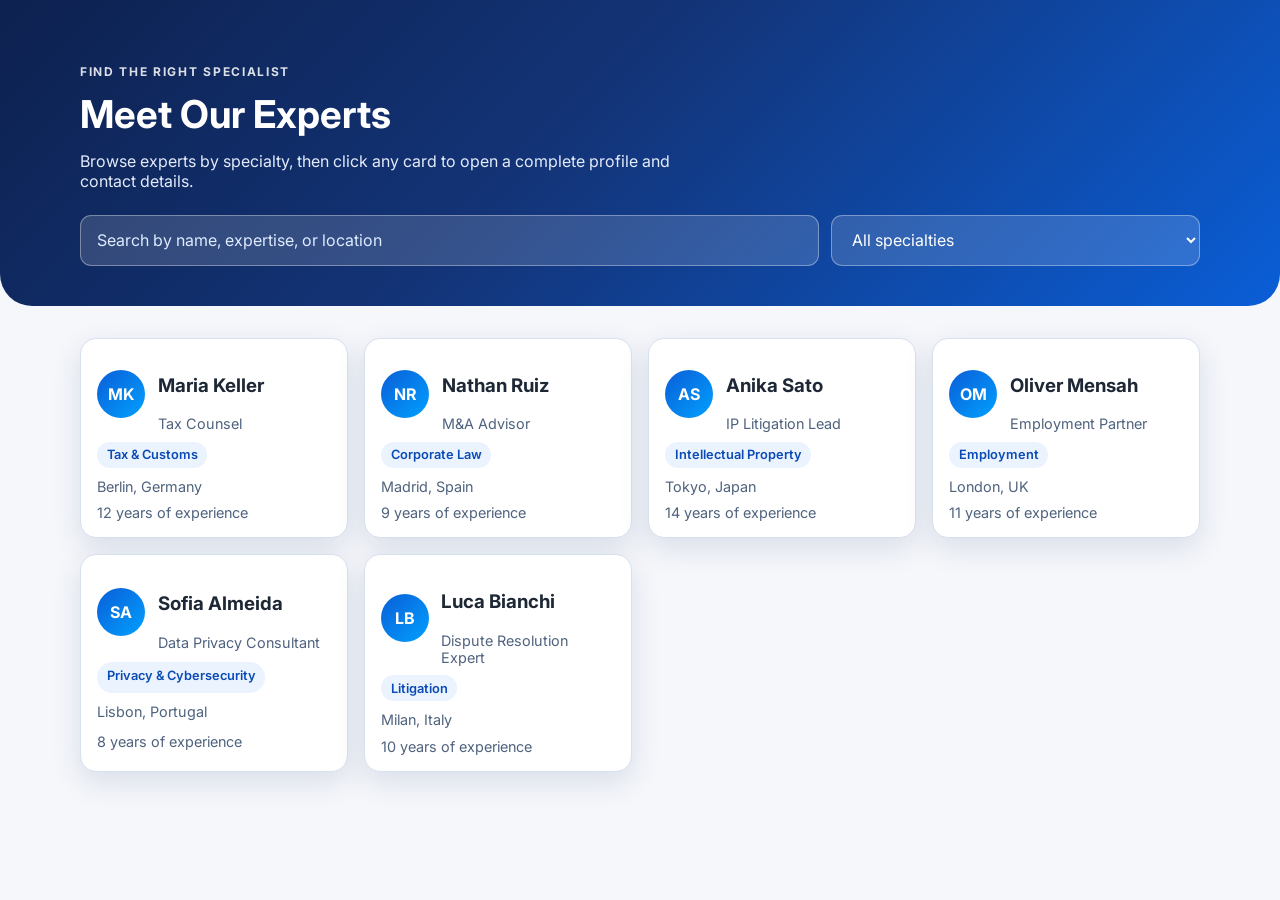
<file: index.html>
<!DOCTYPE html>
<html lang="en">
<head>
  <meta charset="UTF-8" />
  <meta name="viewport" content="width=device-width, initial-scale=1.0" />
  <title>Experts Directory</title>
  <link rel="preconnect" href="https://fonts.googleapis.com">
  <link rel="preconnect" href="https://fonts.gstatic.com" crossorigin>
  <link href="https://fonts.googleapis.com/css2?family=Inter:wght@400;500;600;700;800&display=swap" rel="stylesheet">
  <link rel="stylesheet" href="styles.css" />
</head>
<body>
  <header class="hero">
    <div class="container">
      <p class="eyebrow">Find the right specialist</p>
      <h1>Meet Our Experts</h1>
      <p class="lead">
        Browse experts by specialty, then click any card to open a complete profile and contact details.
      </p>
      <div class="controls" aria-label="Expert filters">
        <input id="searchInput" type="search" placeholder="Search by name, expertise, or location" />
        <select id="specialtyFilter">
          <option value="all">All specialties</option>
        </select>
      </div>
    </div>
  </header>

  <main class="container">
    <section>
      <ul id="expertsGrid" class="experts-grid" aria-live="polite"></ul>
      <p id="emptyState" class="empty-state" hidden>No experts found. Try another search.</p>
    </section>
  </main>

  <dialog id="profileDialog" class="profile-dialog" aria-labelledby="dialogTitle">
    <button id="closeDialog" class="close-dialog" aria-label="Close profile">✕</button>
    <div id="dialogContent"></div>
  </dialog>

  <script src="script.js"></script>
</body>
</html>
</file>
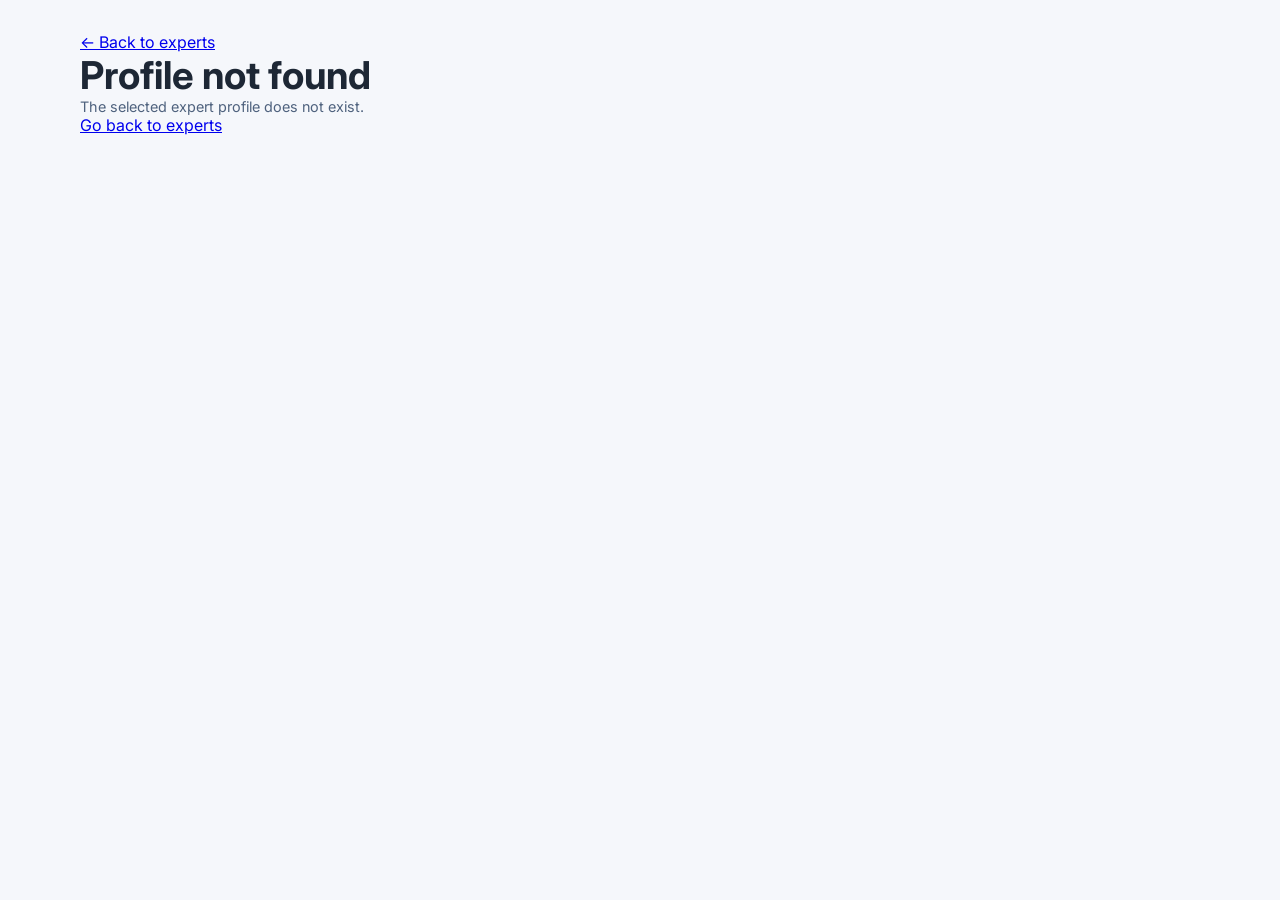
<file: profile.html>
<!DOCTYPE html>
<html lang="en">
<head>
  <meta charset="UTF-8" />
  <meta name="viewport" content="width=device-width, initial-scale=1.0" />
  <title>Expert Profile</title>
  <link rel="preconnect" href="https://fonts.googleapis.com">
  <link rel="preconnect" href="https://fonts.gstatic.com" crossorigin>
  <link href="https://fonts.googleapis.com/css2?family=Inter:wght@400;500;600;700;800&display=swap" rel="stylesheet">
  <link rel="stylesheet" href="styles.css" />
</head>
<body>
  <main class="container profile-page">
    <a class="back-link" href="index.html">← Back to experts</a>
    <article id="profileCard" class="profile-card" aria-live="polite"></article>
  </main>

  <script src="experts-data.js"></script>
  <script src="profile.js"></script>
</body>
</html>
</file>
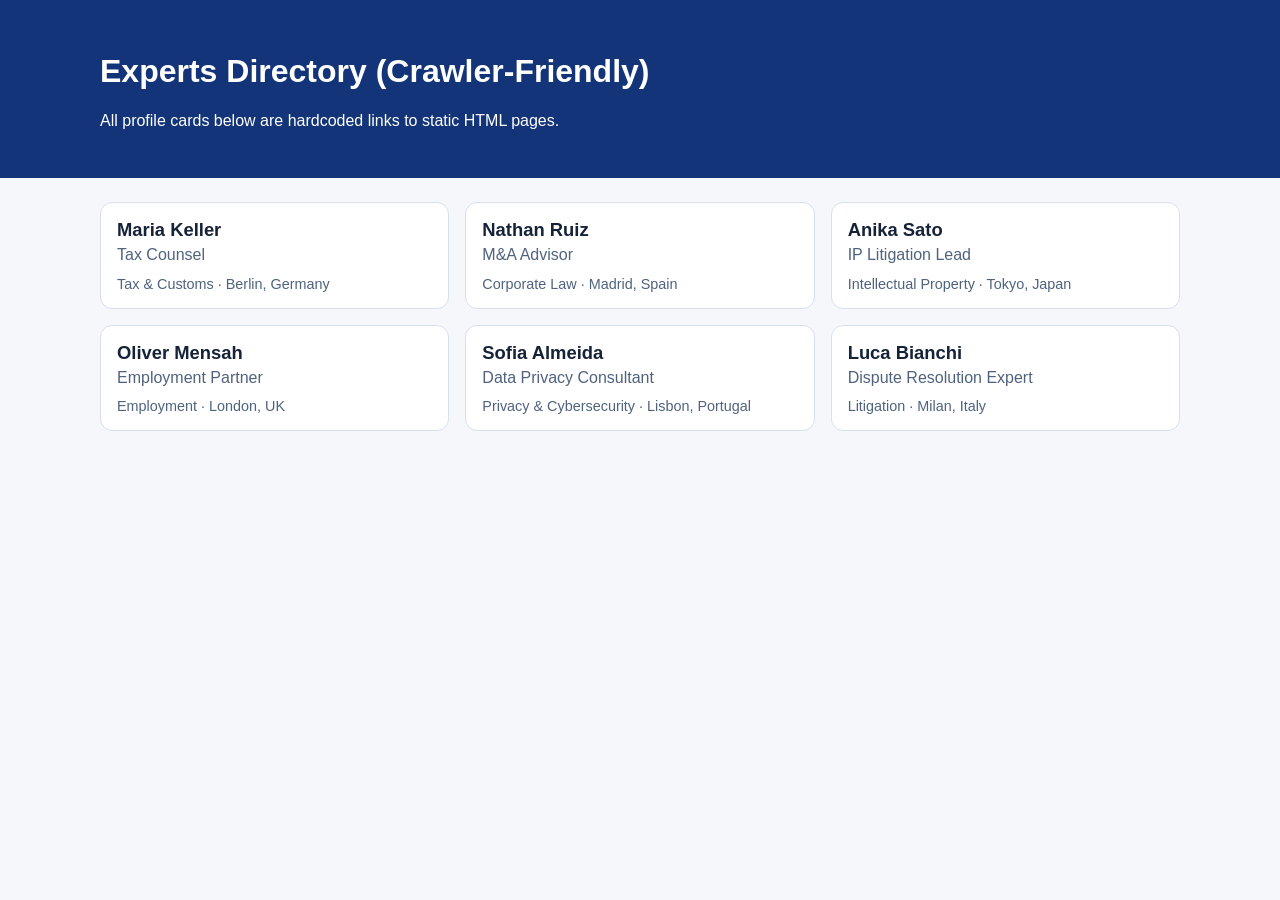
<file: static-index.html>
<!DOCTYPE html>
<html lang="en">
<head>
  <meta charset="UTF-8" />
  <meta name="viewport" content="width=device-width, initial-scale=1.0" />
  <title>Experts Directory (Static)</title>
  <link rel="stylesheet" href="crawler.css" />
</head>
<body>
  <header class="hero">
    <div class="container">
      <h1>Experts Directory (Crawler-Friendly)</h1>
      <p>All profile cards below are hardcoded links to static HTML pages.</p>
    </div>
  </header>

  <main class="container">
    <section class="grid">
      <a class="card" href="static-profiles/maria-keller.html">
        <h2>Maria Keller</h2>
        <p>Tax Counsel</p>
        <span>Tax &amp; Customs · Berlin, Germany</span>
      </a>

      <a class="card" href="static-profiles/nathan-ruiz.html">
        <h2>Nathan Ruiz</h2>
        <p>M&amp;A Advisor</p>
        <span>Corporate Law · Madrid, Spain</span>
      </a>

      <a class="card" href="static-profiles/anika-sato.html">
        <h2>Anika Sato</h2>
        <p>IP Litigation Lead</p>
        <span>Intellectual Property · Tokyo, Japan</span>
      </a>

      <a class="card" href="static-profiles/oliver-mensah.html">
        <h2>Oliver Mensah</h2>
        <p>Employment Partner</p>
        <span>Employment · London, UK</span>
      </a>

      <a class="card" href="static-profiles/sofia-almeida.html">
        <h2>Sofia Almeida</h2>
        <p>Data Privacy Consultant</p>
        <span>Privacy &amp; Cybersecurity · Lisbon, Portugal</span>
      </a>

      <a class="card" href="static-profiles/luca-bianchi.html">
        <h2>Luca Bianchi</h2>
        <p>Dispute Resolution Expert</p>
        <span>Litigation · Milan, Italy</span>
      </a>
    </section>
  </main>
</body>
</html>
</file>
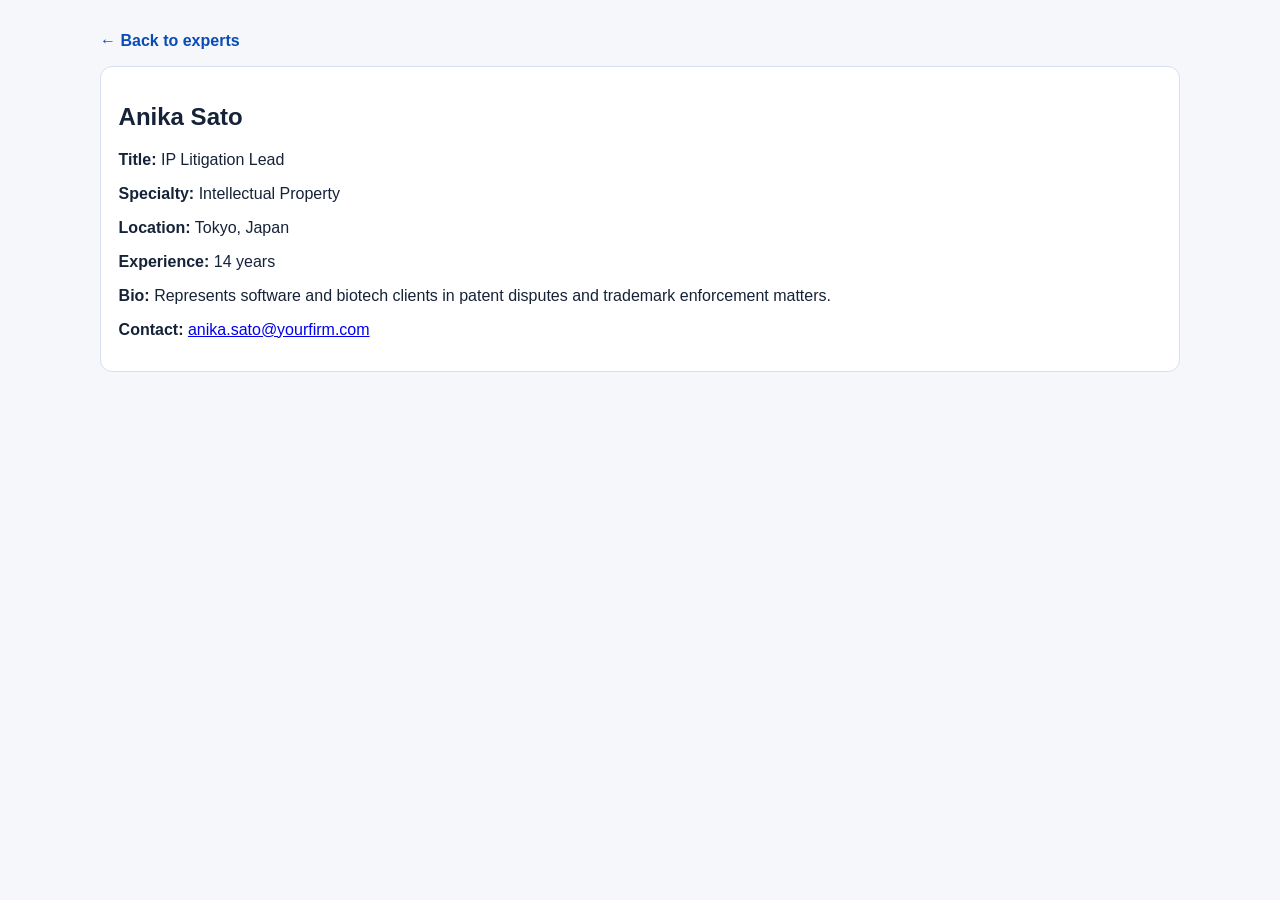
<file: static-profiles/anika-sato.html>
<!DOCTYPE html>
<html lang="en">
<head>
  <meta charset="UTF-8" />
  <meta name="viewport" content="width=device-width, initial-scale=1.0" />
  <title>Anika Sato | Expert Profile</title>
  <link rel="stylesheet" href="../crawler.css" />
</head>
<body>
  <main class="container profile">
    <a class="back" href="../static-index.html">← Back to experts</a>
    <article class="panel">
      <h1>Anika Sato</h1>
      <p><strong>Title:</strong> IP Litigation Lead</p>
      <p><strong>Specialty:</strong> Intellectual Property</p>
      <p><strong>Location:</strong> Tokyo, Japan</p>
      <p><strong>Experience:</strong> 14 years</p>
      <p><strong>Bio:</strong> Represents software and biotech clients in patent disputes and trademark enforcement matters.</p>
      <p><strong>Contact:</strong> <a href="mailto:anika.sato@yourfirm.com">anika.sato@yourfirm.com</a></p>
    </article>
  </main>
</body>
</html>
</file>
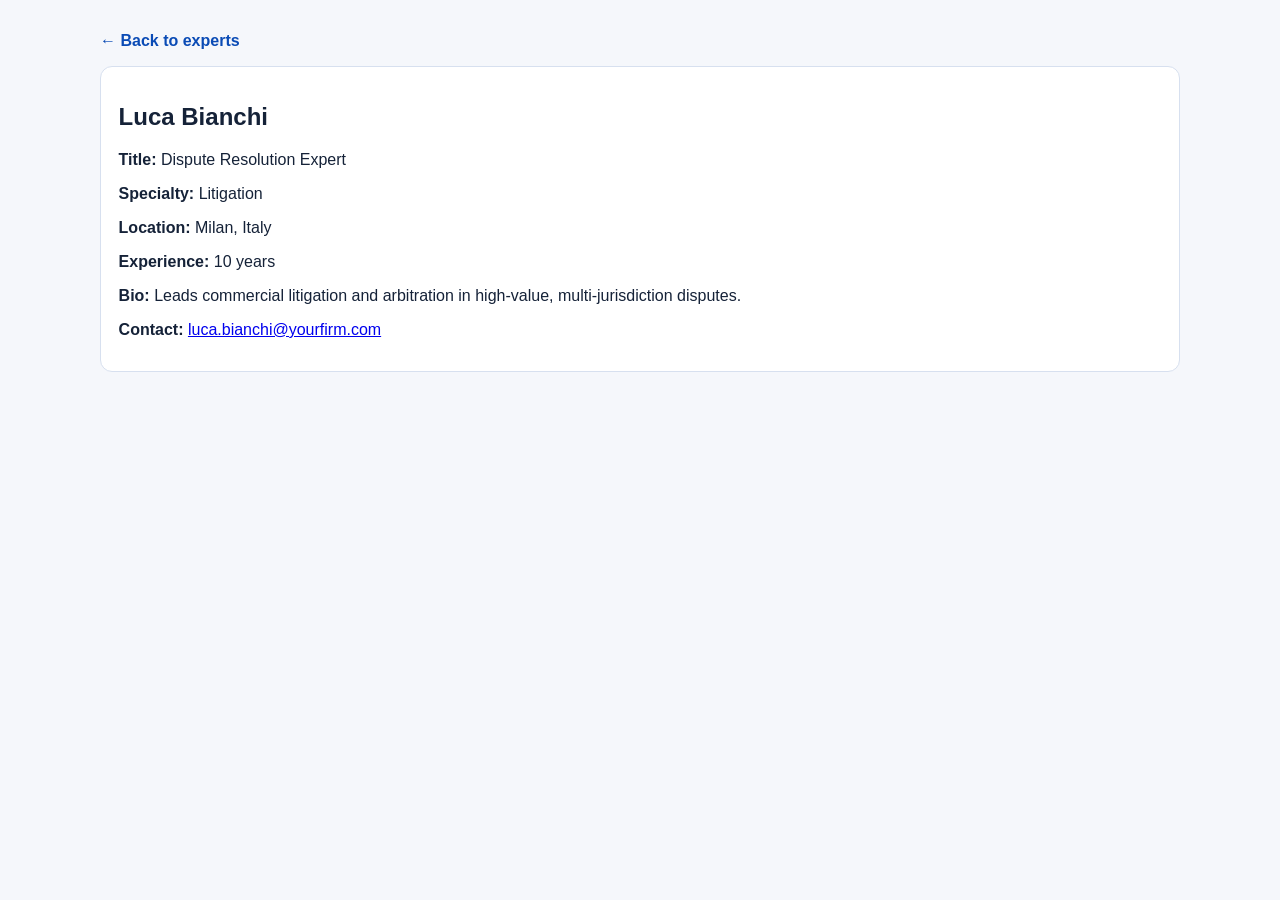
<file: static-profiles/luca-bianchi.html>
<!DOCTYPE html>
<html lang="en">
<head>
  <meta charset="UTF-8" />
  <meta name="viewport" content="width=device-width, initial-scale=1.0" />
  <title>Luca Bianchi | Expert Profile</title>
  <link rel="stylesheet" href="../crawler.css" />
</head>
<body>
  <main class="container profile">
    <a class="back" href="../static-index.html">← Back to experts</a>
    <article class="panel">
      <h1>Luca Bianchi</h1>
      <p><strong>Title:</strong> Dispute Resolution Expert</p>
      <p><strong>Specialty:</strong> Litigation</p>
      <p><strong>Location:</strong> Milan, Italy</p>
      <p><strong>Experience:</strong> 10 years</p>
      <p><strong>Bio:</strong> Leads commercial litigation and arbitration in high-value, multi-jurisdiction disputes.</p>
      <p><strong>Contact:</strong> <a href="mailto:luca.bianchi@yourfirm.com">luca.bianchi@yourfirm.com</a></p>
    </article>
  </main>
</body>
</html>
</file>
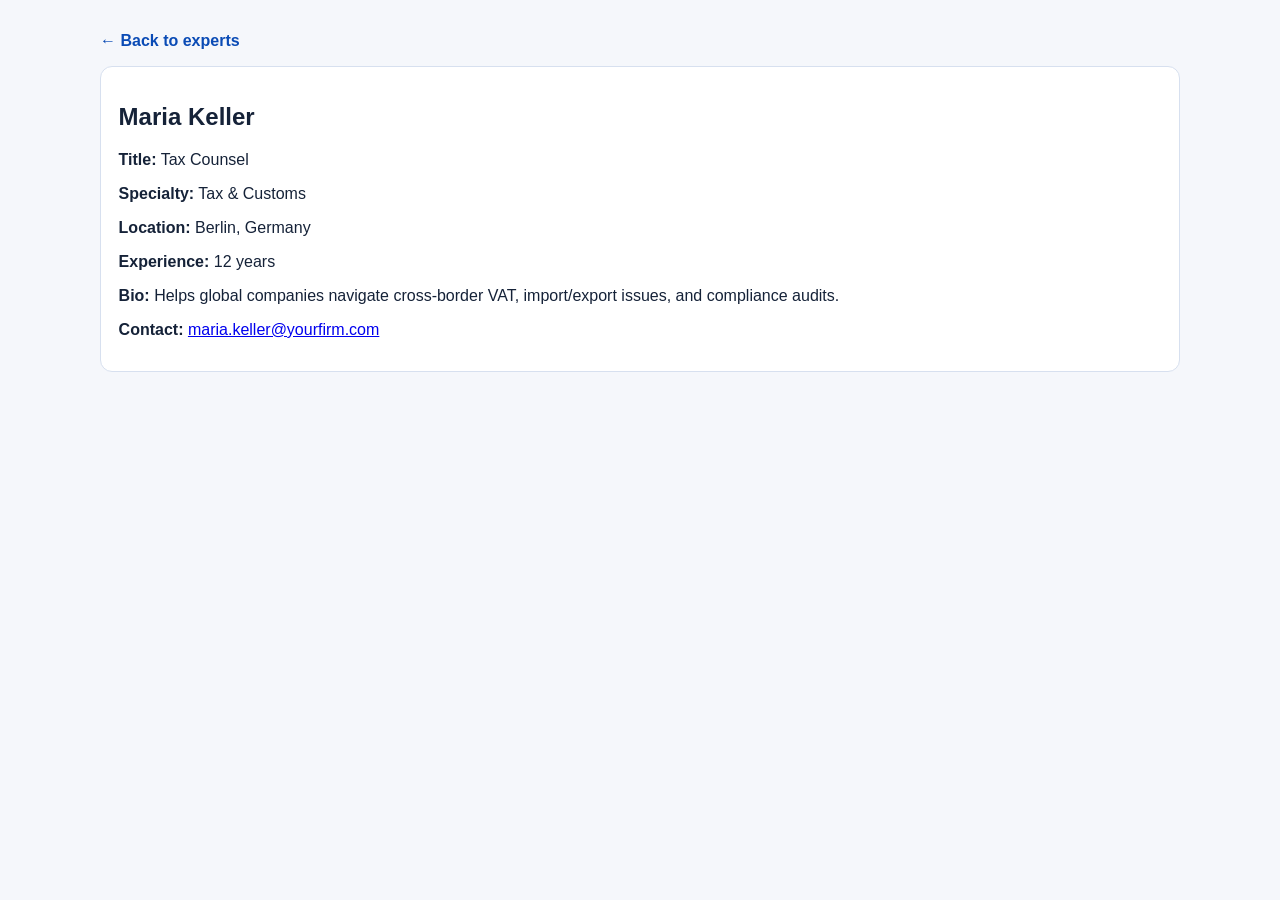
<file: static-profiles/maria-keller.html>
<!DOCTYPE html>
<html lang="en">
<head>
  <meta charset="UTF-8" />
  <meta name="viewport" content="width=device-width, initial-scale=1.0" />
  <title>Maria Keller | Expert Profile</title>
  <link rel="stylesheet" href="../crawler.css" />
</head>
<body>
  <main class="container profile">
    <a class="back" href="../static-index.html">← Back to experts</a>
    <article class="panel">
      <h1>Maria Keller</h1>
      <p><strong>Title:</strong> Tax Counsel</p>
      <p><strong>Specialty:</strong> Tax & Customs</p>
      <p><strong>Location:</strong> Berlin, Germany</p>
      <p><strong>Experience:</strong> 12 years</p>
      <p><strong>Bio:</strong> Helps global companies navigate cross-border VAT, import/export issues, and compliance audits.</p>
      <p><strong>Contact:</strong> <a href="mailto:maria.keller@yourfirm.com">maria.keller@yourfirm.com</a></p>
    </article>
  </main>
</body>
</html>
</file>
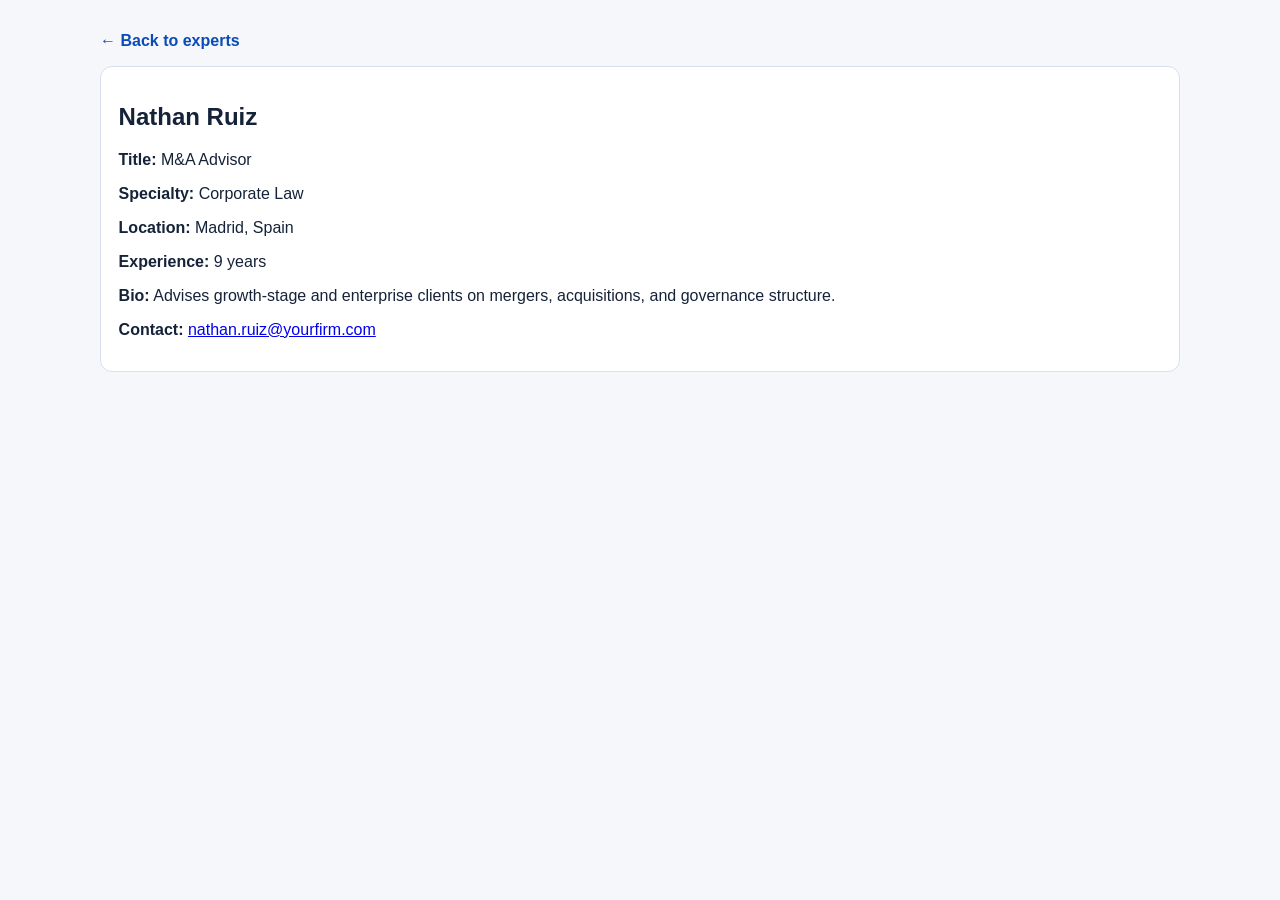
<file: static-profiles/nathan-ruiz.html>
<!DOCTYPE html>
<html lang="en">
<head>
  <meta charset="UTF-8" />
  <meta name="viewport" content="width=device-width, initial-scale=1.0" />
  <title>Nathan Ruiz | Expert Profile</title>
  <link rel="stylesheet" href="../crawler.css" />
</head>
<body>
  <main class="container profile">
    <a class="back" href="../static-index.html">← Back to experts</a>
    <article class="panel">
      <h1>Nathan Ruiz</h1>
      <p><strong>Title:</strong> M&A Advisor</p>
      <p><strong>Specialty:</strong> Corporate Law</p>
      <p><strong>Location:</strong> Madrid, Spain</p>
      <p><strong>Experience:</strong> 9 years</p>
      <p><strong>Bio:</strong> Advises growth-stage and enterprise clients on mergers, acquisitions, and governance structure.</p>
      <p><strong>Contact:</strong> <a href="mailto:nathan.ruiz@yourfirm.com">nathan.ruiz@yourfirm.com</a></p>
    </article>
  </main>
</body>
</html>
</file>
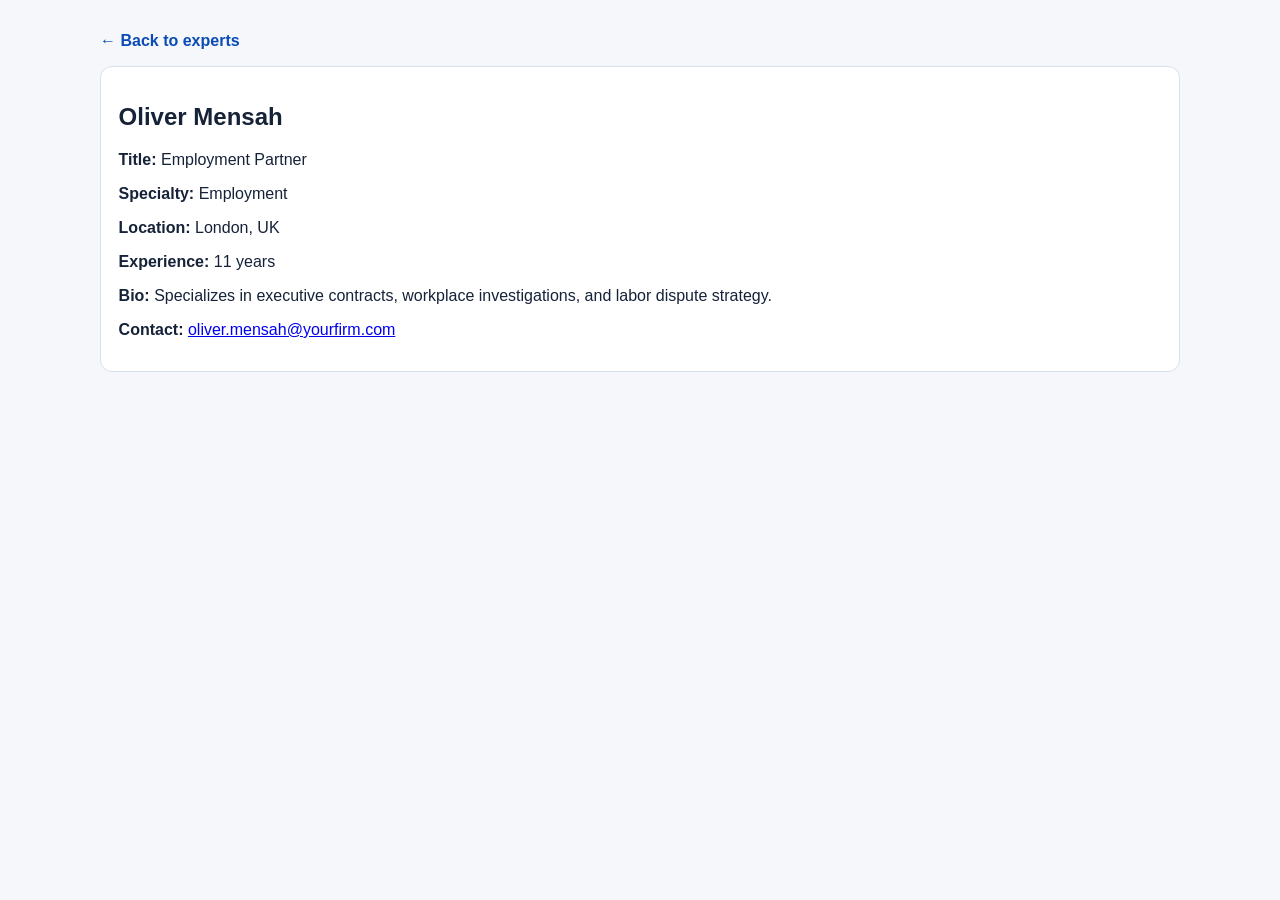
<file: static-profiles/oliver-mensah.html>
<!DOCTYPE html>
<html lang="en">
<head>
  <meta charset="UTF-8" />
  <meta name="viewport" content="width=device-width, initial-scale=1.0" />
  <title>Oliver Mensah | Expert Profile</title>
  <link rel="stylesheet" href="../crawler.css" />
</head>
<body>
  <main class="container profile">
    <a class="back" href="../static-index.html">← Back to experts</a>
    <article class="panel">
      <h1>Oliver Mensah</h1>
      <p><strong>Title:</strong> Employment Partner</p>
      <p><strong>Specialty:</strong> Employment</p>
      <p><strong>Location:</strong> London, UK</p>
      <p><strong>Experience:</strong> 11 years</p>
      <p><strong>Bio:</strong> Specializes in executive contracts, workplace investigations, and labor dispute strategy.</p>
      <p><strong>Contact:</strong> <a href="mailto:oliver.mensah@yourfirm.com">oliver.mensah@yourfirm.com</a></p>
    </article>
  </main>
</body>
</html>
</file>
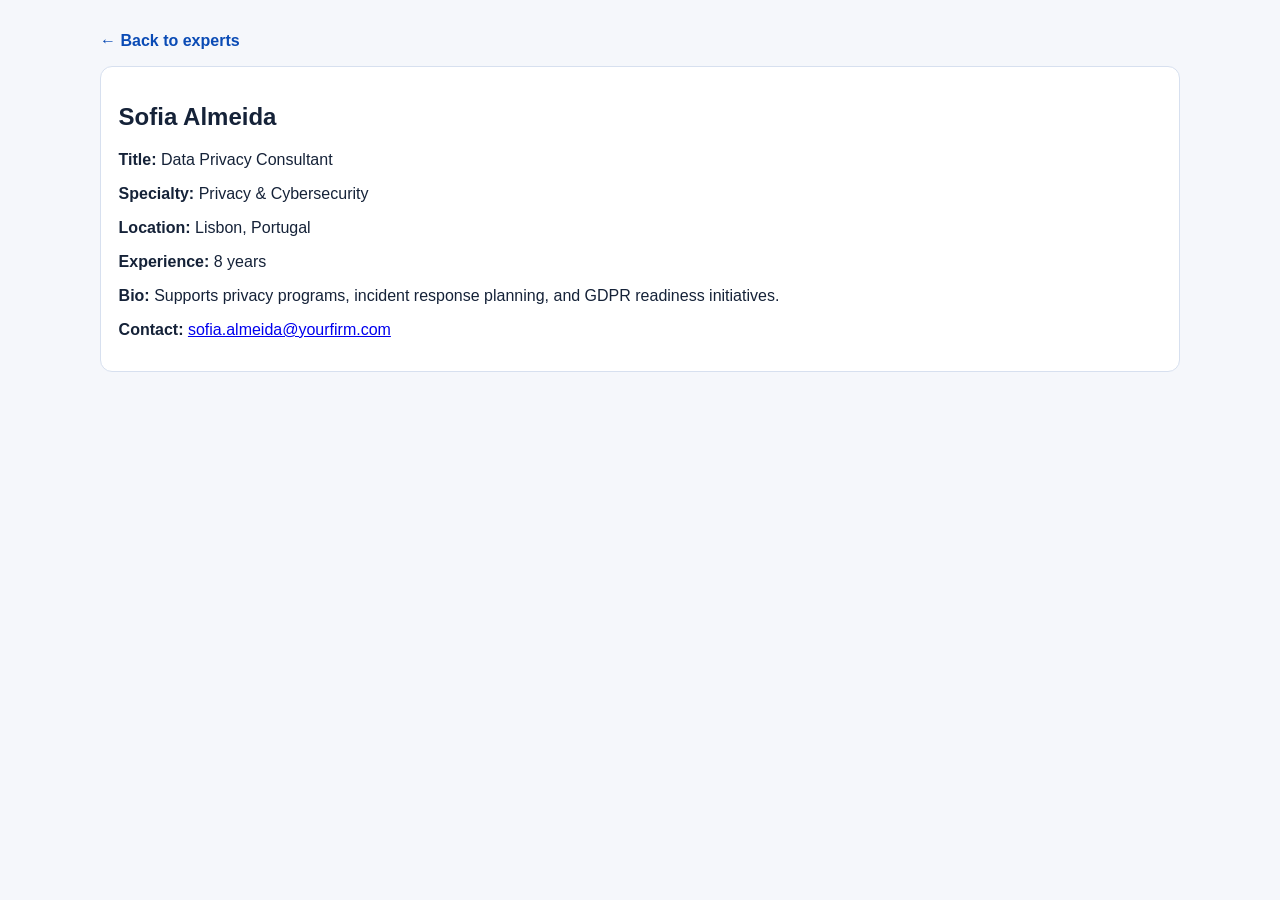
<file: static-profiles/sofia-almeida.html>
<!DOCTYPE html>
<html lang="en">
<head>
  <meta charset="UTF-8" />
  <meta name="viewport" content="width=device-width, initial-scale=1.0" />
  <title>Sofia Almeida | Expert Profile</title>
  <link rel="stylesheet" href="../crawler.css" />
</head>
<body>
  <main class="container profile">
    <a class="back" href="../static-index.html">← Back to experts</a>
    <article class="panel">
      <h1>Sofia Almeida</h1>
      <p><strong>Title:</strong> Data Privacy Consultant</p>
      <p><strong>Specialty:</strong> Privacy & Cybersecurity</p>
      <p><strong>Location:</strong> Lisbon, Portugal</p>
      <p><strong>Experience:</strong> 8 years</p>
      <p><strong>Bio:</strong> Supports privacy programs, incident response planning, and GDPR readiness initiatives.</p>
      <p><strong>Contact:</strong> <a href="mailto:sofia.almeida@yourfirm.com">sofia.almeida@yourfirm.com</a></p>
    </article>
  </main>
</body>
</html>
</file>
<file: styles.css>
:root {
  --bg: #f5f7fb;
  --text: #1d2735;
  --muted: #4f627e;
  --primary: #0a5ed7;
  --card: #ffffff;
  --line: #d7e0ef;
  --shadow: 0 10px 30px rgba(16, 42, 88, 0.12);
}

* {
  box-sizing: border-box;
}

body {
  margin: 0;
  font-family: 'Inter', sans-serif;
  background: var(--bg);
  color: var(--text);
}

.container {
  width: min(1120px, calc(100% - 2rem));
  margin: 0 auto;
}

.hero {
  background: linear-gradient(135deg, #0d214f 0%, #133478 45%, #0a5ed7 100%);
  color: white;
  padding: 4rem 0 2.5rem;
  border-bottom-left-radius: 2rem;
  border-bottom-right-radius: 2rem;
}

.eyebrow {
  text-transform: uppercase;
  letter-spacing: 0.14em;
  font-weight: 700;
  margin: 0 0 0.75rem;
  opacity: 0.85;
  font-size: 0.75rem;
}

h1 {
  margin: 0;
  font-size: clamp(2rem, 3vw, 3rem);
}

.lead {
  margin-top: 0.85rem;
  max-width: 62ch;
  color: #e4ecfb;
}

.controls {
  margin-top: 1.5rem;
  display: grid;
  grid-template-columns: 2fr 1fr;
  gap: 0.75rem;
}

input,
select {
  width: 100%;
  border-radius: 0.7rem;
  border: 1px solid rgba(255, 255, 255, 0.35);
  background: rgba(255, 255, 255, 0.15);
  color: white;
  padding: 0.85rem 1rem;
  font: inherit;
}

input::placeholder {
  color: #deebff;
}

select option {
  color: var(--text);
}

main {
  padding: 2rem 0 3rem;
}

.experts-grid {
  list-style: none;
  display: grid;
  grid-template-columns: repeat(auto-fill, minmax(250px, 1fr));
  gap: 1rem;
  margin: 0;
  padding: 0;
}

.expert-card {
  background: var(--card);
  border-radius: 1rem;
  border: 1px solid var(--line);
  padding: 1rem;
  box-shadow: var(--shadow);
  display: grid;
  gap: 0.6rem;
  cursor: pointer;
  transition: transform 0.2s ease, box-shadow 0.2s ease;
}

.expert-card:hover,
.expert-card:focus-visible {
  transform: translateY(-2px);
  box-shadow: 0 16px 32px rgba(16, 42, 88, 0.18);
}

.expert-header {
  display: flex;
  gap: 0.8rem;
  align-items: center;
}

.avatar {
  width: 3rem;
  height: 3rem;
  border-radius: 999px;
  display: inline-grid;
  place-items: center;
  font-weight: 700;
  color: white;
  background: linear-gradient(135deg, #0a5ed7, #01a0ff);
}

.role {
  margin: 0.1rem 0 0;
  color: var(--muted);
  font-size: 0.9rem;
}

.meta {
  margin: 0;
  color: var(--muted);
  font-size: 0.9rem;
}

.tag {
  display: inline-flex;
  width: fit-content;
  border-radius: 999px;
  padding: 0.35rem 0.6rem;
  background: #ebf3ff;
  color: #0a4bb5;
  font-size: 0.8rem;
  font-weight: 600;
}

.empty-state {
  color: var(--muted);
  font-weight: 600;
  margin-top: 1rem;
}

.profile-dialog {
  width: min(720px, calc(100% - 2rem));
  border: none;
  border-radius: 1rem;
  padding: 1.2rem;
}

.profile-dialog::backdrop {
  background: rgba(4, 15, 38, 0.55);
}

.close-dialog {
  border: none;
  border-radius: 999px;
  width: 2rem;
  height: 2rem;
  background: #edf2fc;
  cursor: pointer;
  float: right;
}

.profile-title {
  margin: 0;
}

@media (max-width: 780px) {
  .controls {
    grid-template-columns: 1fr;
  }
}
</file>
<file: crawler.css>
:root {
  --bg: #f5f7fb;
  --card: #ffffff;
  --text: #152238;
  --muted: #4f627e;
  --line: #d7e0ef;
}

body {
  margin: 0;
  font-family: Arial, sans-serif;
  background: var(--bg);
  color: var(--text);
}

.container {
  width: min(1080px, calc(100% - 2rem));
  margin: 0 auto;
}

.hero {
  background: #133478;
  color: #fff;
  padding: 2rem 0;
}

.grid {
  display: grid;
  grid-template-columns: repeat(auto-fill, minmax(260px, 1fr));
  gap: 1rem;
  padding: 1.5rem 0 2.5rem;
}

.card {
  display: block;
  text-decoration: none;
  color: inherit;
  background: var(--card);
  border: 1px solid var(--line);
  border-radius: 0.75rem;
  padding: 1rem;
}

.card h2 {
  margin: 0 0 0.35rem;
  font-size: 1.15rem;
}

.card p {
  margin: 0;
  color: var(--muted);
}

.card span {
  display: block;
  margin-top: 0.7rem;
  font-size: 0.9rem;
  color: var(--muted);
}

.profile {
  padding: 2rem 0;
}

.back {
  color: #0a4bb5;
  text-decoration: none;
  font-weight: 700;
}

.panel {
  background: var(--card);
  border: 1px solid var(--line);
  border-radius: 0.75rem;
  padding: 1rem 1.1rem;
  margin-top: 1rem;
}
</file>
